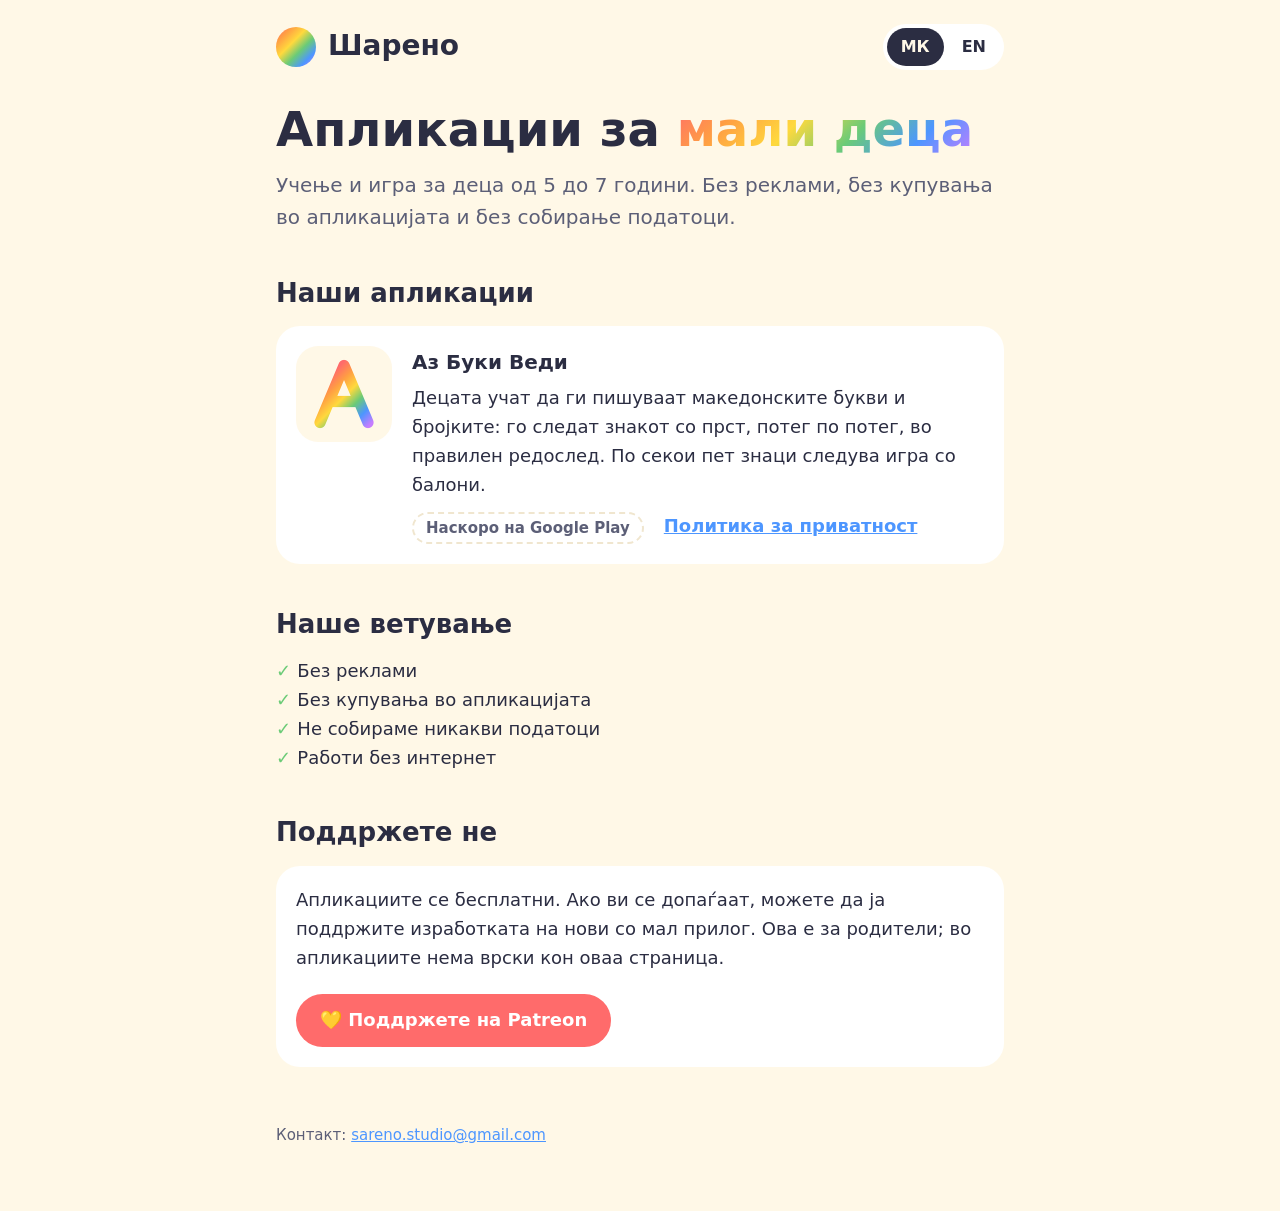
<file: index.html>
<!doctype html>
<html lang="mk">
<head>
  <meta charset="utf-8">
  <meta name="viewport" content="width=device-width, initial-scale=1">
  <title>Шарено</title>
  <meta name="description" content="Шарено: апликации за учење и игра за мали деца, без реклами и без собирање податоци.">
  <link rel="icon" href="az-buki-vedi/icon.png">
  <link rel="stylesheet" href="style.css">
</head>
<body>
<main>
  <header class="top">
    <a class="brand" href="./"><span class="dots" aria-hidden="true"></span>Шарено</a>
    <div class="lang" role="group" aria-label="Јазик / Language">
      <button type="button" data-set-lang="mk" aria-pressed="true">МК</button>
      <button type="button" data-set-lang="en" aria-pressed="false">EN</button>
    </div>
  </header>

  <!-- Macedonian -->
  <section lang="mk" data-lang="mk">
    <h1>Апликации за <span class="rainbow">мали деца</span></h1>
    <p class="lead">Учење и игра за деца од 5 до 7 години. Без реклами, без купувања во апликацијата и без собирање податоци.</p>

    <h2>Наши апликации</h2>
    <article class="card">
      <img src="az-buki-vedi/icon.png" alt="">
      <div>
        <h3>Аз Буки Веди</h3>
        <p>Децата учат да ги пишуваат македонските букви и бројките: го следат знакот со прст, потег по потег, во правилен редослед. По секои пет знаци следува игра со балони.</p>
        <div class="links">
          <span class="soon">Наскоро на Google Play</span>
          <a href="az-buki-vedi/privacy.html">Политика за приватност</a>
        </div>
      </div>
    </article>

    <h2>Наше ветување</h2>
    <ul class="promise">
      <li>Без реклами</li>
      <li>Без купувања во апликацијата</li>
      <li>Не собираме никакви податоци</li>
      <li>Работи без интернет</li>
    </ul>

    <h2>Поддржете не</h2>
    <div class="support">
      <p>Апликациите се бесплатни. Ако ви се допаѓаат, можете да ја поддржите изработката на нови со мал прилог. Ова е за родители; во апликациите нема врски кон оваа страница.</p>
      <a class="button" href="https://www.patreon.com/cw/ZaxFamily" rel="noopener">💛 Поддржете на Patreon</a>
    </div>

    <footer>Контакт: <a href="mailto:sareno.studio@gmail.com">sareno.studio@gmail.com</a></footer>
  </section>

  <!-- English -->
  <section lang="en" data-lang="en" hidden>
    <h1>Apps for <span class="rainbow">little ones</span></h1>
    <p class="lead">Learning and play for children aged 5 to 7. No ads, no in-app purchases, and no data collection.</p>

    <h2>Our apps</h2>
    <article class="card">
      <img src="az-buki-vedi/icon.png" alt="">
      <div>
        <h3>Аз Буки Веди</h3>
        <p>Children learn to write the Macedonian Cyrillic letters and digits: they trace each symbol with a finger, stroke by stroke, in the correct order. After every five symbols there is a balloon game.</p>
        <div class="links">
          <span class="soon">Coming soon to Google Play</span>
          <a href="az-buki-vedi/privacy.html#en">Privacy policy</a>
        </div>
      </div>
    </article>

    <h2>Our promise</h2>
    <ul class="promise">
      <li>No ads</li>
      <li>No in-app purchases</li>
      <li>We collect no data at all</li>
      <li>Works offline</li>
    </ul>

    <h2>Support us</h2>
    <div class="support">
      <p>Our apps are free. If you like them, you can support the making of new ones with a small tip. This is for parents; the apps never link to this page.</p>
      <a class="button" href="https://www.patreon.com/cw/ZaxFamily" rel="noopener">💛 Support on Patreon</a>
    </div>

    <footer>Contact: <a href="mailto:sareno.studio@gmail.com">sareno.studio@gmail.com</a></footer>
  </section>
</main>
<script>
  // Language switch; remembers the choice in the address (#en), nothing is stored.
  (function () {
    function show(lang) {
      document.querySelectorAll('[data-lang]').forEach(function (s) {
        s.hidden = s.getAttribute('data-lang') !== lang;
      });
      document.querySelectorAll('[data-set-lang]').forEach(function (b) {
        b.setAttribute('aria-pressed', String(b.getAttribute('data-set-lang') === lang));
      });
      document.documentElement.lang = lang;
    }
    document.querySelectorAll('[data-set-lang]').forEach(function (b) {
      b.addEventListener('click', function () {
        var lang = b.getAttribute('data-set-lang');
        history.replaceState(null, '', lang === 'en' ? '#en' : location.pathname);
        show(lang);
      });
    });
    show(location.hash === '#en' ? 'en' : 'mk');
  })();
</script>
</body>
</html>
</file>
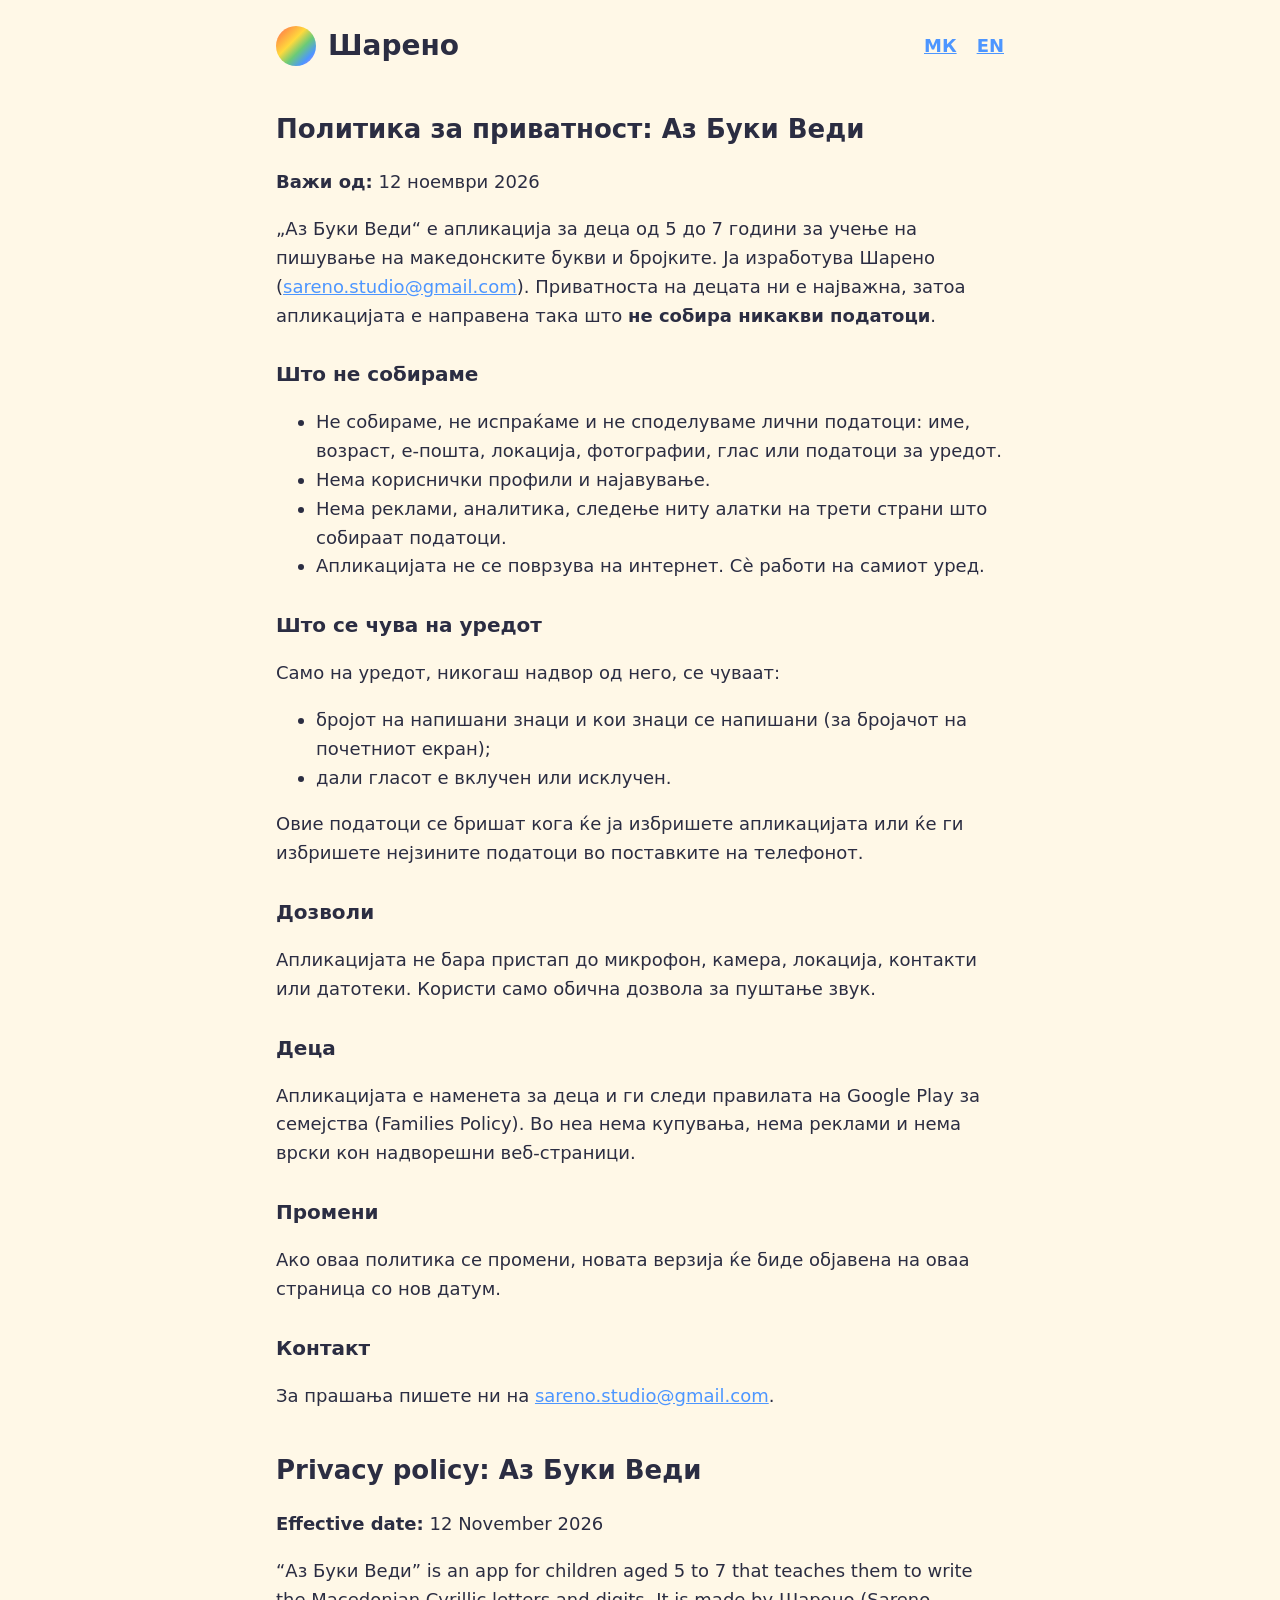
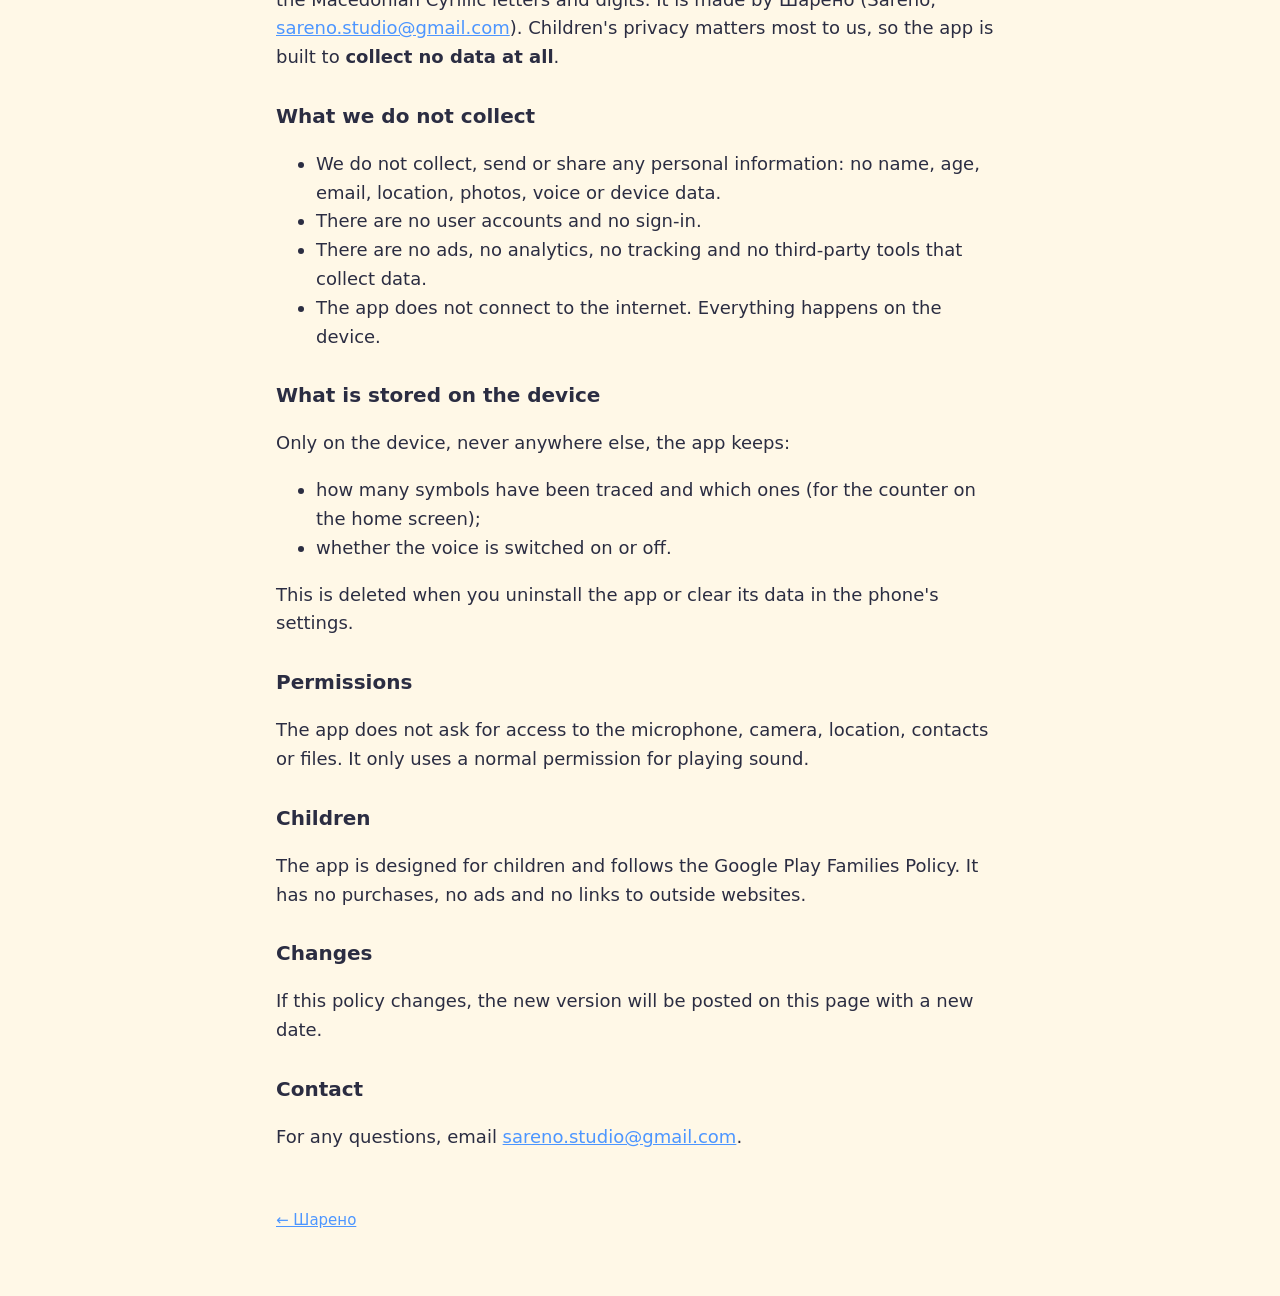
<file: az-buki-vedi/privacy.html>
<!doctype html>
<html lang="mk">
<head>
  <meta charset="utf-8">
  <meta name="viewport" content="width=device-width, initial-scale=1">
  <title>Аз Буки Веди: Приватност / Privacy</title>
  <meta name="description" content="Политика за приватност на апликацијата Аз Буки Веди / Privacy policy of the Аз Буки Веди app.">
  <link rel="icon" href="icon.png">
  <link rel="stylesheet" href="../style.css">
</head>
<body>
<main class="policy">
  <header class="top">
    <a class="brand" href="../"><span class="dots" aria-hidden="true"></span>Шарено</a>
    <div class="links"><a href="#mk">МК</a><a href="#en">EN</a></div>
  </header>

  <section lang="mk">
    <h2 id="mk">Политика за приватност: Аз Буки Веди</h2>
    <p><strong>Важи од:</strong> 12 ноември 2026</p>
    <p>„Аз Буки Веди“ е апликација за деца од 5 до 7 години за учење на пишување на македонските букви и бројките. Ја изработува Шарено (<a href="mailto:sareno.studio@gmail.com">sareno.studio@gmail.com</a>). Приватноста на децата ни е најважна, затоа апликацијата е направена така што <strong>не собира никакви податоци</strong>.</p>

    <h3>Што не собираме</h3>
    <ul>
      <li>Не собираме, не испраќаме и не споделуваме лични податоци: име, возраст, е-пошта, локација, фотографии, глас или податоци за уредот.</li>
      <li>Нема кориснички профили и најавување.</li>
      <li>Нема реклами, аналитика, следење ниту алатки на трети страни што собираат податоци.</li>
      <li>Апликацијата не се поврзува на интернет. Сè работи на самиот уред.</li>
    </ul>

    <h3>Што се чува на уредот</h3>
    <p>Само на уредот, никогаш надвор од него, се чуваат:</p>
    <ul>
      <li>бројот на напишани знаци и кои знаци се напишани (за бројачот на почетниот екран);</li>
      <li>дали гласот е вклучен или исклучен.</li>
    </ul>
    <p>Овие податоци се бришат кога ќе ја избришете апликацијата или ќе ги избришете нејзините податоци во поставките на телефонот.</p>

    <h3>Дозволи</h3>
    <p>Апликацијата не бара пристап до микрофон, камера, локација, контакти или датотеки. Користи само обична дозвола за пуштање звук.</p>

    <h3>Деца</h3>
    <p>Апликацијата е наменета за деца и ги следи правилата на Google Play за семејства (Families Policy). Во неа нема купувања, нема реклами и нема врски кон надворешни веб-страници.</p>

    <h3>Промени</h3>
    <p>Ако оваа политика се промени, новата верзија ќе биде објавена на оваа страница со нов датум.</p>

    <h3>Контакт</h3>
    <p>За прашања пишете ни на <a href="mailto:sareno.studio@gmail.com">sareno.studio@gmail.com</a>.</p>
  </section>

  <section lang="en">
    <h2 id="en">Privacy policy: Аз Буки Веди</h2>
    <p><strong>Effective date:</strong> 12 November 2026</p>
    <p>“Аз Буки Веди” is an app for children aged 5 to 7 that teaches them to write the Macedonian Cyrillic letters and digits. It is made by Шарено (Sareno, <a href="mailto:sareno.studio@gmail.com">sareno.studio@gmail.com</a>). Children's privacy matters most to us, so the app is built to <strong>collect no data at all</strong>.</p>

    <h3>What we do not collect</h3>
    <ul>
      <li>We do not collect, send or share any personal information: no name, age, email, location, photos, voice or device data.</li>
      <li>There are no user accounts and no sign-in.</li>
      <li>There are no ads, no analytics, no tracking and no third-party tools that collect data.</li>
      <li>The app does not connect to the internet. Everything happens on the device.</li>
    </ul>

    <h3>What is stored on the device</h3>
    <p>Only on the device, never anywhere else, the app keeps:</p>
    <ul>
      <li>how many symbols have been traced and which ones (for the counter on the home screen);</li>
      <li>whether the voice is switched on or off.</li>
    </ul>
    <p>This is deleted when you uninstall the app or clear its data in the phone's settings.</p>

    <h3>Permissions</h3>
    <p>The app does not ask for access to the microphone, camera, location, contacts or files. It only uses a normal permission for playing sound.</p>

    <h3>Children</h3>
    <p>The app is designed for children and follows the Google Play Families Policy. It has no purchases, no ads and no links to outside websites.</p>

    <h3>Changes</h3>
    <p>If this policy changes, the new version will be posted on this page with a new date.</p>

    <h3>Contact</h3>
    <p>For any questions, email <a href="mailto:sareno.studio@gmail.com">sareno.studio@gmail.com</a>.</p>
  </section>

  <footer><a href="../">← Шарено</a></footer>
</main>
</body>
</html>
</file>
<file: style.css>
:root {
  --bg: #fff8e7;
  --surface: #ffffff;
  --text: #2b2d42;
  --muted: #5c5f77;
  --line: #f0e6cf;
  --red: #ff6b6b;
  --blue: #4d96ff;
  --rainbow: linear-gradient(135deg, #ff6b6b, #ff9f43, #ffd93d, #6bcb77, #4d96ff, #c77dff);
  color-scheme: light dark;
}

@media (prefers-color-scheme: dark) {
  :root {
    --bg: #1d1b26;
    --surface: #2a2836;
    --text: #f4f1ea;
    --muted: #b9b5c9;
    --line: #3a3747;
  }
}

* {
  box-sizing: border-box;
}

body {
  margin: 0;
  background: var(--bg);
  color: var(--text);
  font-family: system-ui, -apple-system, 'Segoe UI', Roboto, sans-serif;
  font-size: 18px;
  line-height: 1.6;
}

main {
  max-width: 760px;
  margin: 0 auto;
  padding: 24px 16px 64px;
}

a {
  color: var(--blue);
}

header.top {
  display: flex;
  align-items: center;
  justify-content: space-between;
  gap: 12px;
  margin-bottom: 32px;
}

.brand {
  display: flex;
  align-items: center;
  gap: 12px;
  color: inherit;
  text-decoration: none;
  font-weight: 900;
  font-size: 28px;
}

.brand .dots {
  width: 40px;
  height: 40px;
  border-radius: 50%;
  background: var(--rainbow);
}

.lang {
  display: flex;
  gap: 4px;
  background: var(--surface);
  border-radius: 999px;
  padding: 4px;
}

.lang button {
  border: 0;
  background: transparent;
  color: var(--text);
  font: inherit;
  font-weight: 700;
  font-size: 16px;
  padding: 6px 14px;
  border-radius: 999px;
  cursor: pointer;
}

.lang button[aria-pressed='true'] {
  background: var(--text);
  color: var(--bg);
}

h1 {
  font-size: clamp(32px, 7vw, 48px);
  line-height: 1.15;
  margin: 0 0 12px;
}

h1 .rainbow {
  background: var(--rainbow);
  -webkit-background-clip: text;
  background-clip: text;
  color: transparent;
}

h2 {
  font-size: 26px;
  margin: 40px 0 12px;
}

h3 {
  font-size: 20px;
  margin: 28px 0 6px;
}

.lead {
  font-size: 20px;
  color: var(--muted);
  margin: 0 0 32px;
}

.card {
  display: flex;
  gap: 20px;
  align-items: flex-start;
  background: var(--surface);
  border-radius: 24px;
  padding: 20px;
  margin-bottom: 16px;
}

.card img {
  width: 96px;
  height: 96px;
  border-radius: 22px;
  flex-shrink: 0;
}

.card h3 {
  margin-top: 0;
}

.card p {
  margin: 0 0 12px;
}

.links {
  display: flex;
  flex-wrap: wrap;
  gap: 8px 20px;
  font-weight: 700;
}

.soon {
  display: inline-block;
  font-size: 15px;
  font-weight: 700;
  color: var(--muted);
  border: 2px dashed var(--line);
  border-radius: 999px;
  padding: 2px 12px;
}

.support {
  background: var(--surface);
  border-radius: 24px;
  padding: 20px;
}

.support p {
  margin-top: 0;
}

.button {
  display: inline-block;
  background: var(--red);
  color: #fff;
  font-weight: 800;
  text-decoration: none;
  border-radius: 999px;
  padding: 12px 24px;
  margin-top: 4px;
}

.promise {
  list-style: none;
  padding: 0;
  margin: 0 0 12px;
}

.promise li::before {
  content: '✓  ';
  font-weight: 900;
  color: #6bcb77;
}

footer {
  margin-top: 56px;
  font-size: 15px;
  color: var(--muted);
}

.policy h2 {
  border-top: 2px solid var(--line);
  padding-top: 32px;
}

.policy h2:first-of-type {
  border-top: 0;
  padding-top: 0;
}

@media (max-width: 520px) {
  .card {
    flex-direction: column;
  }
}
</file>
